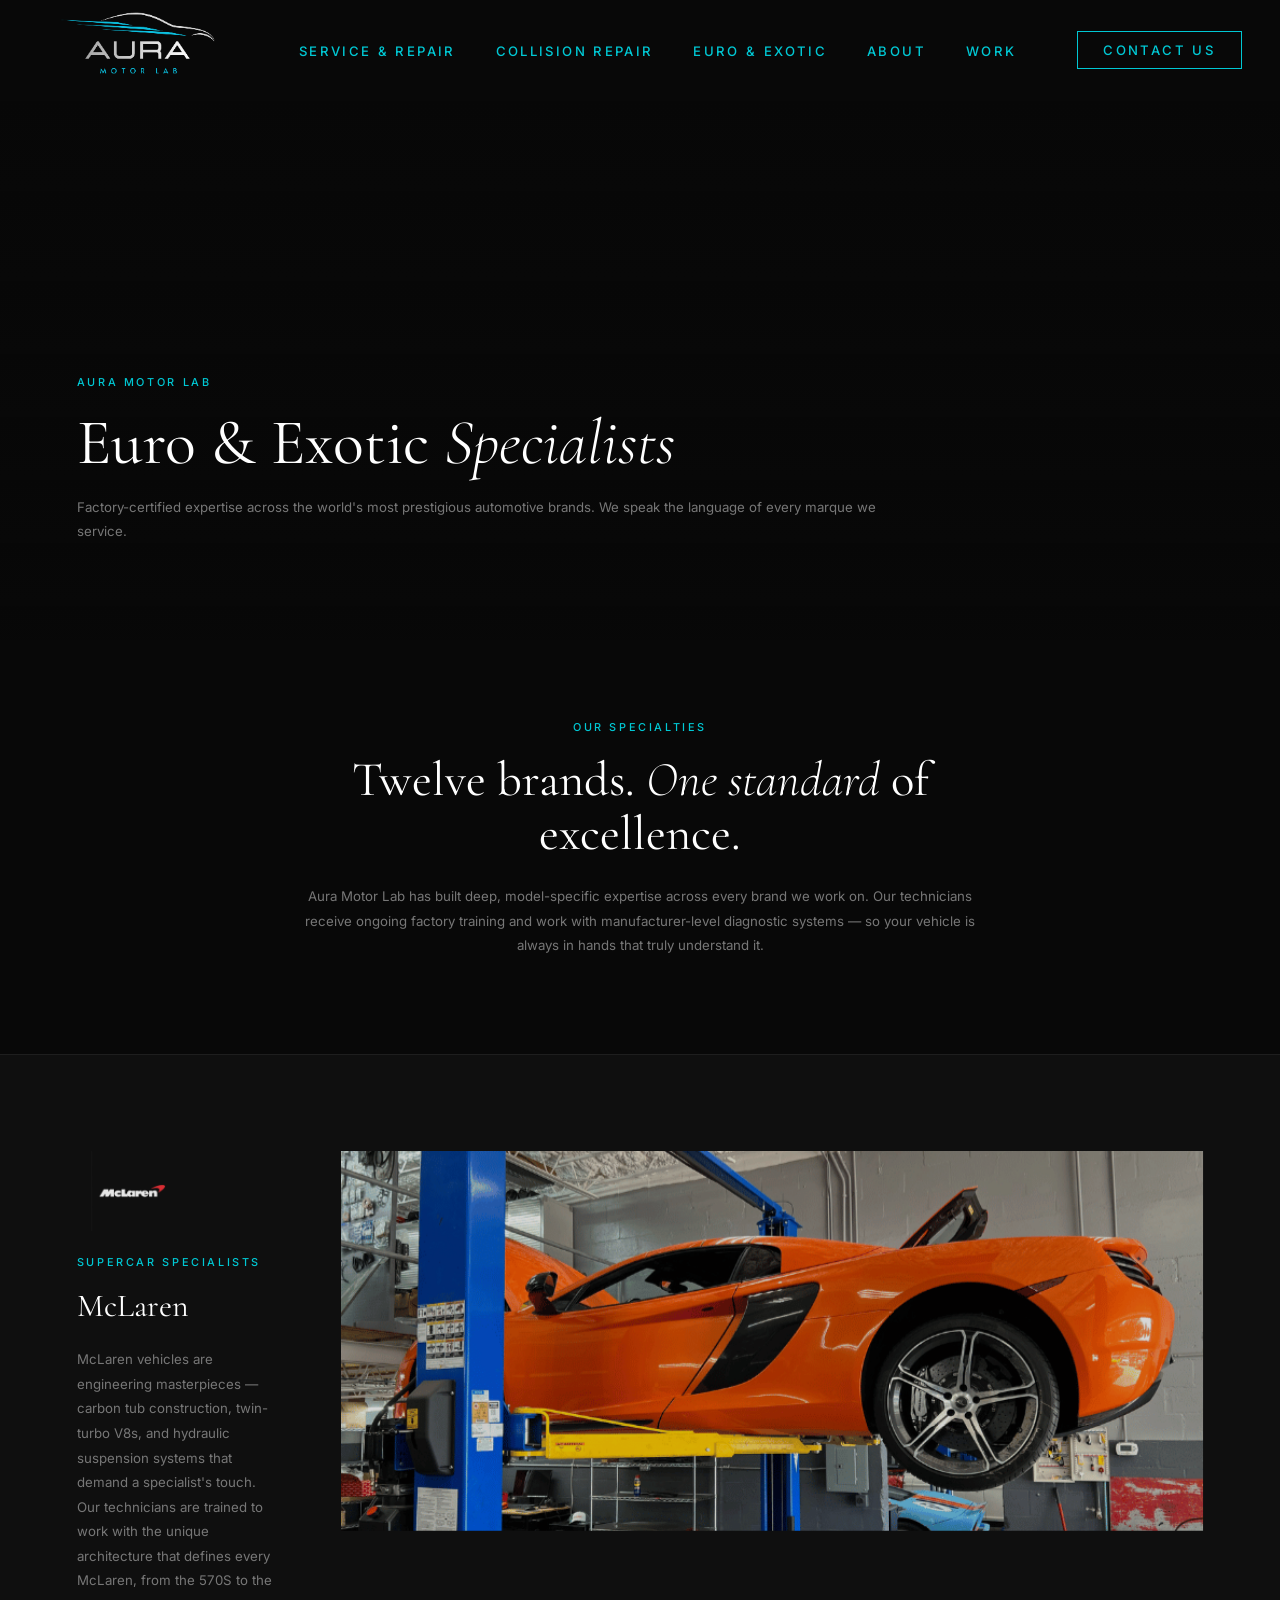
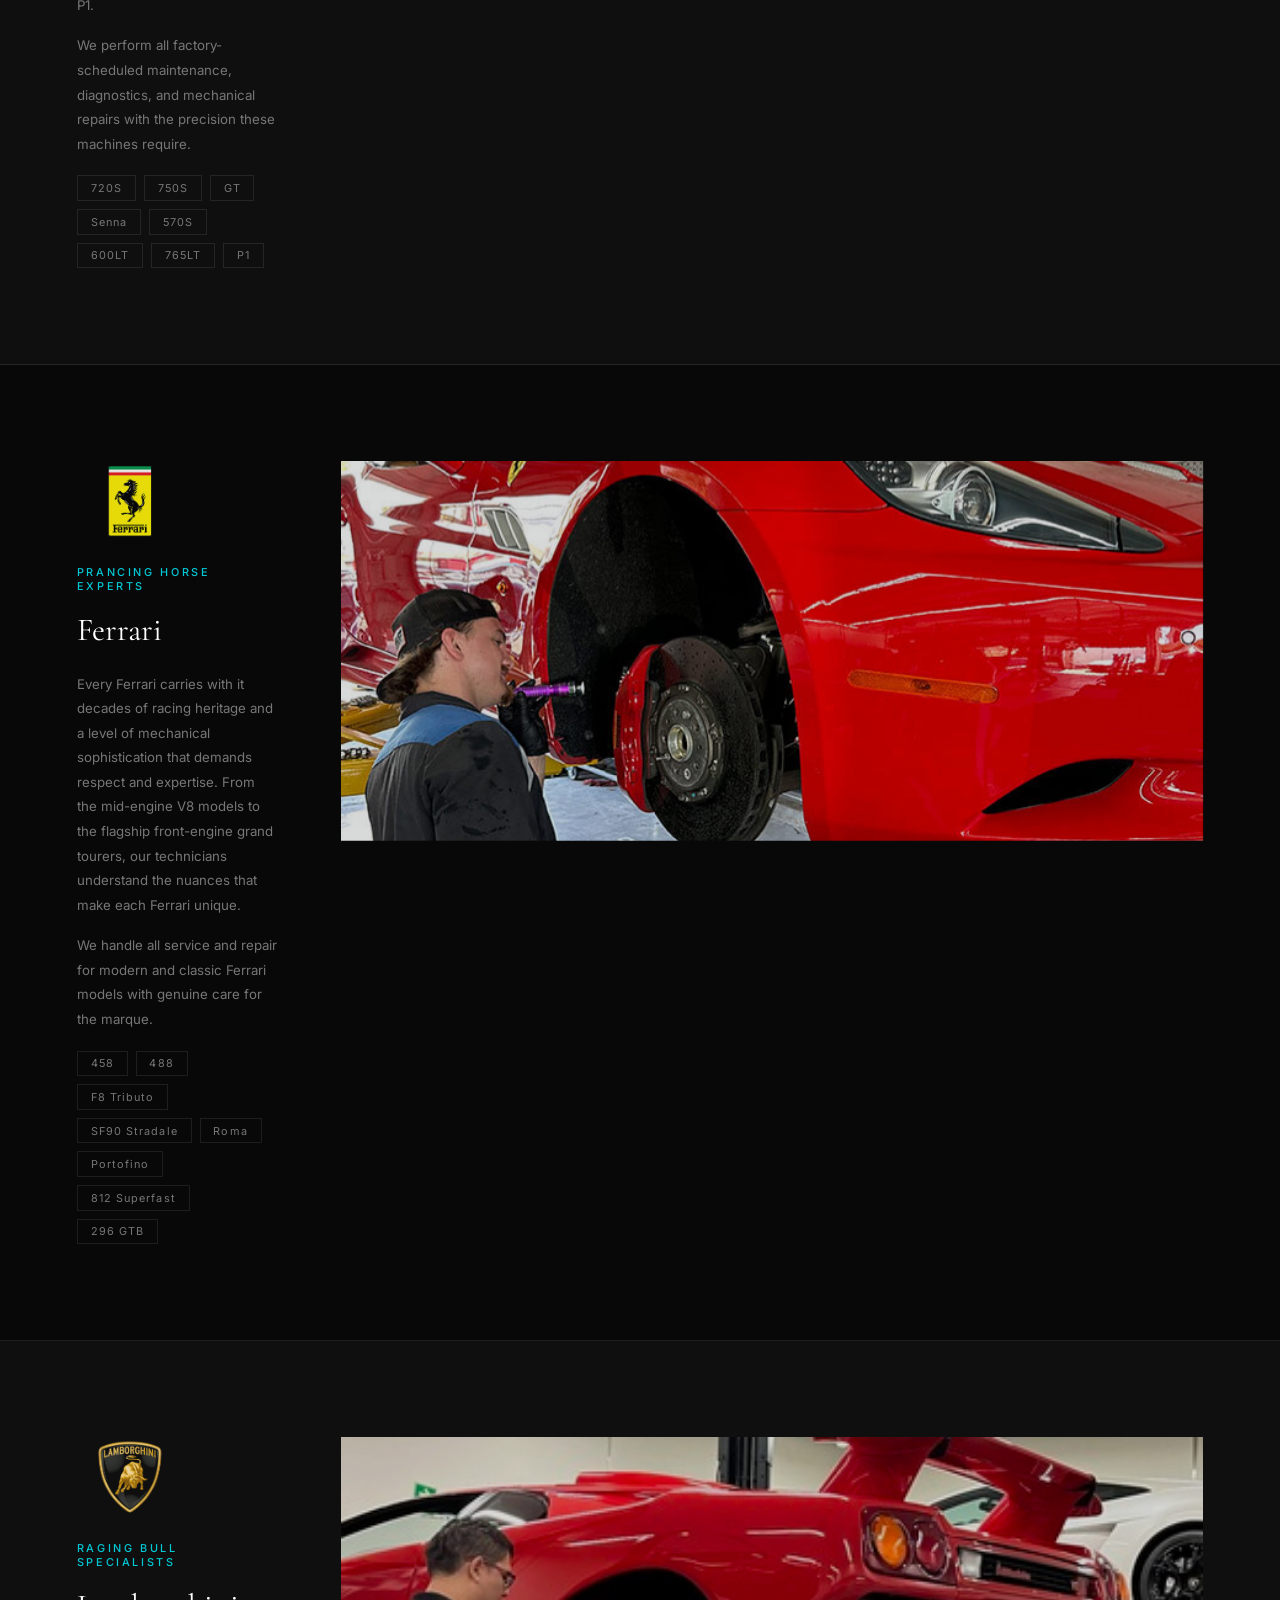
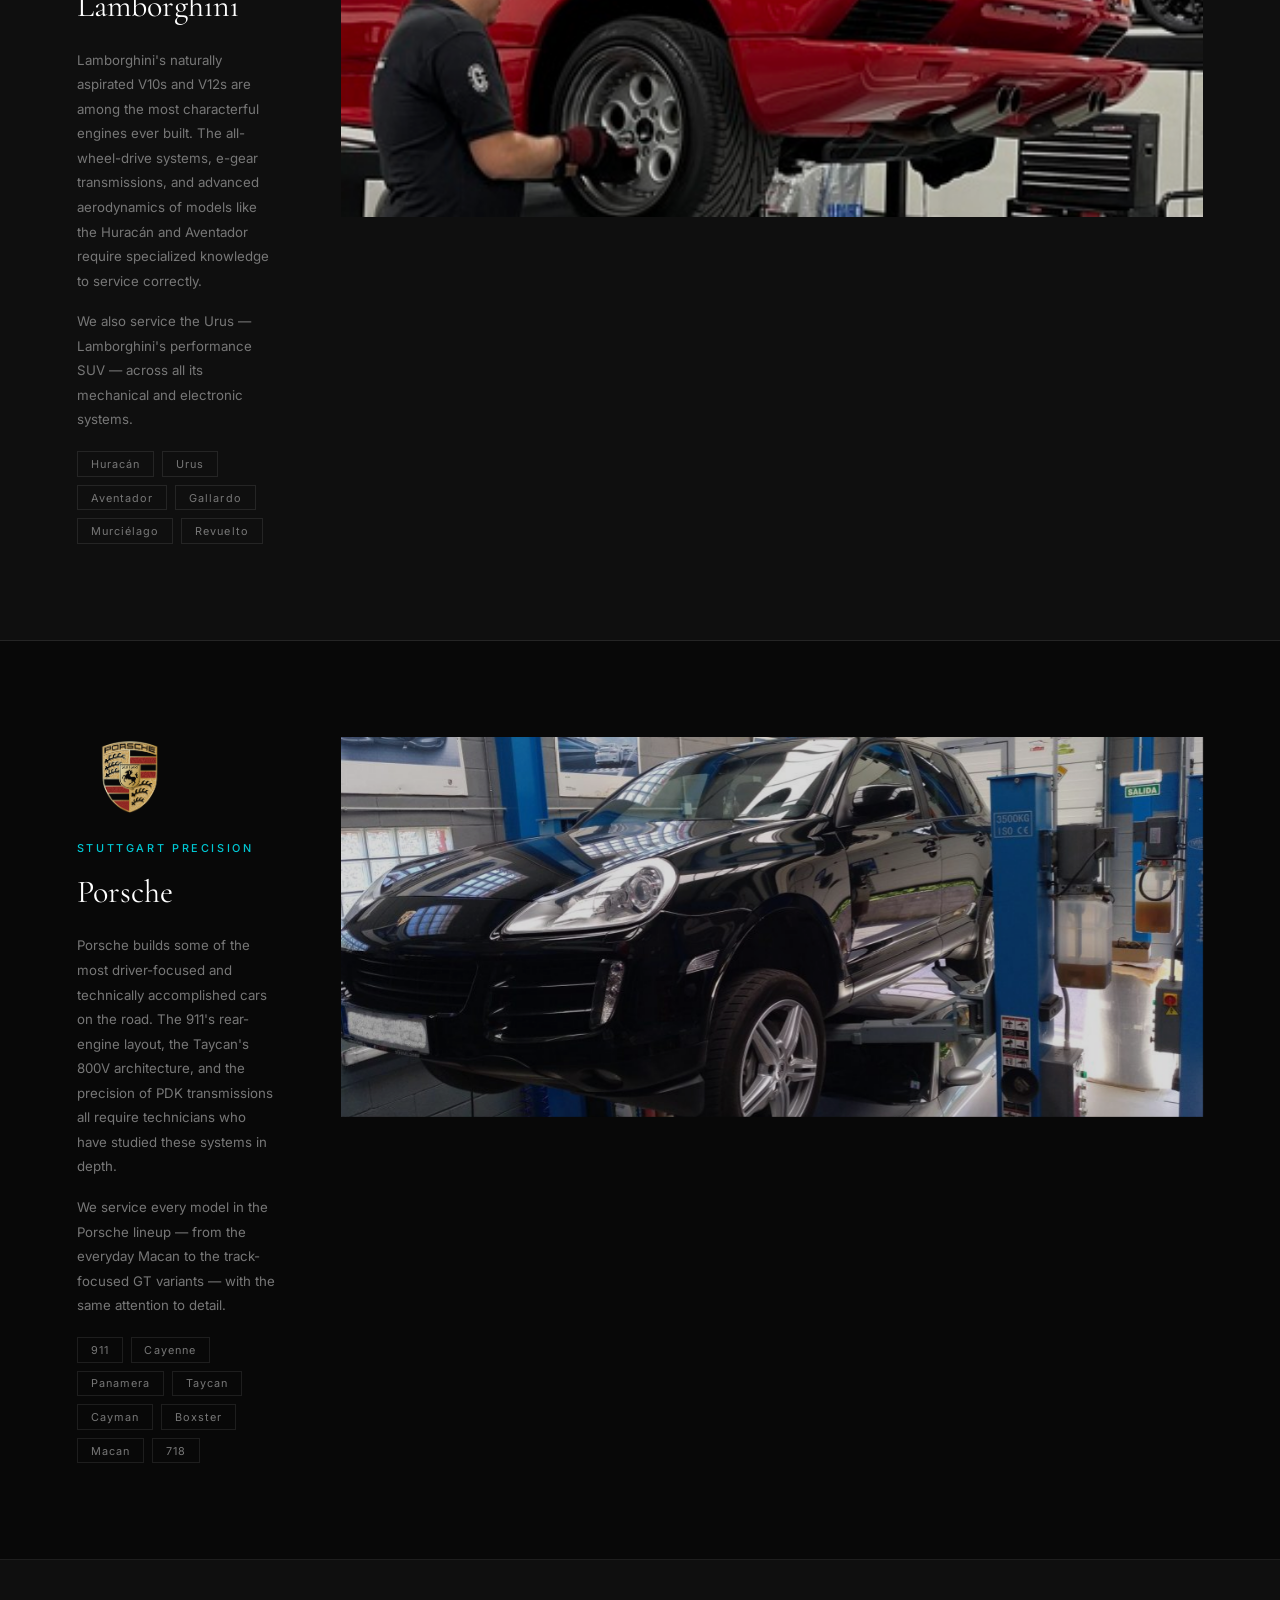
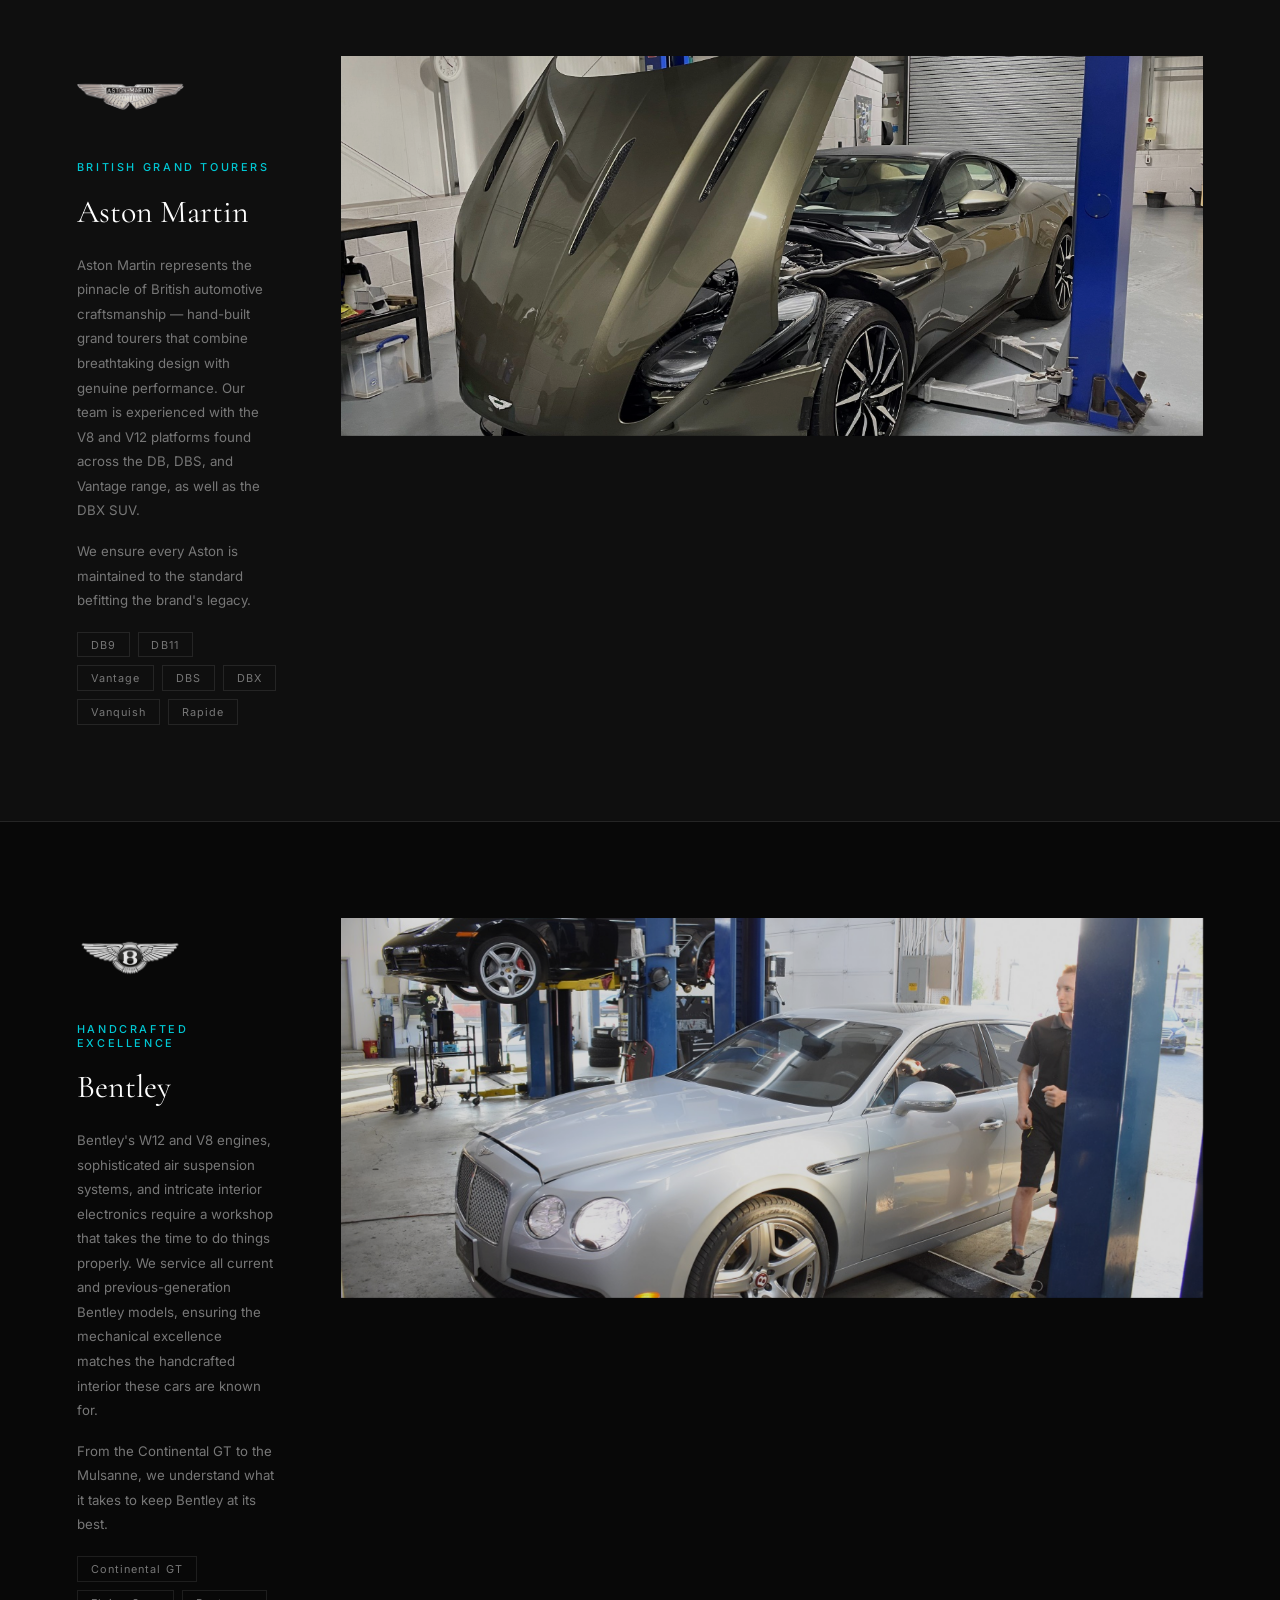
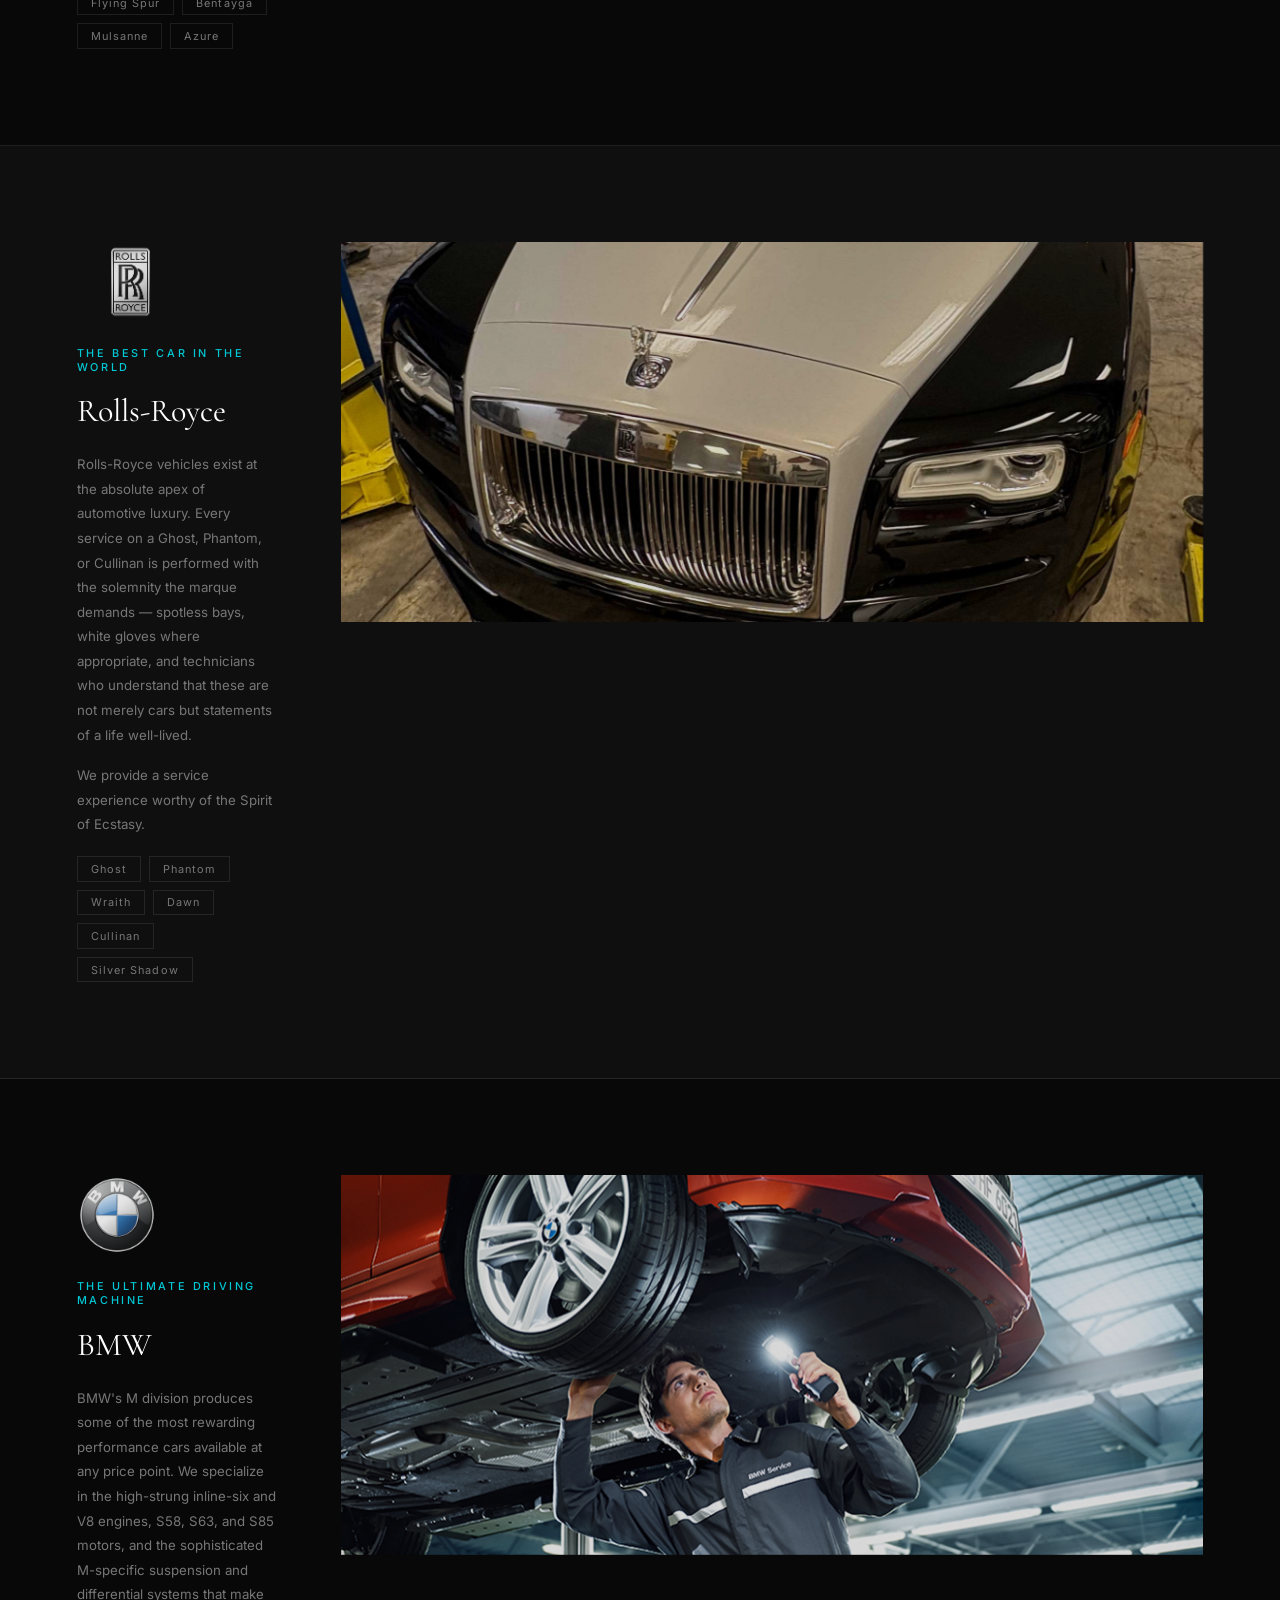
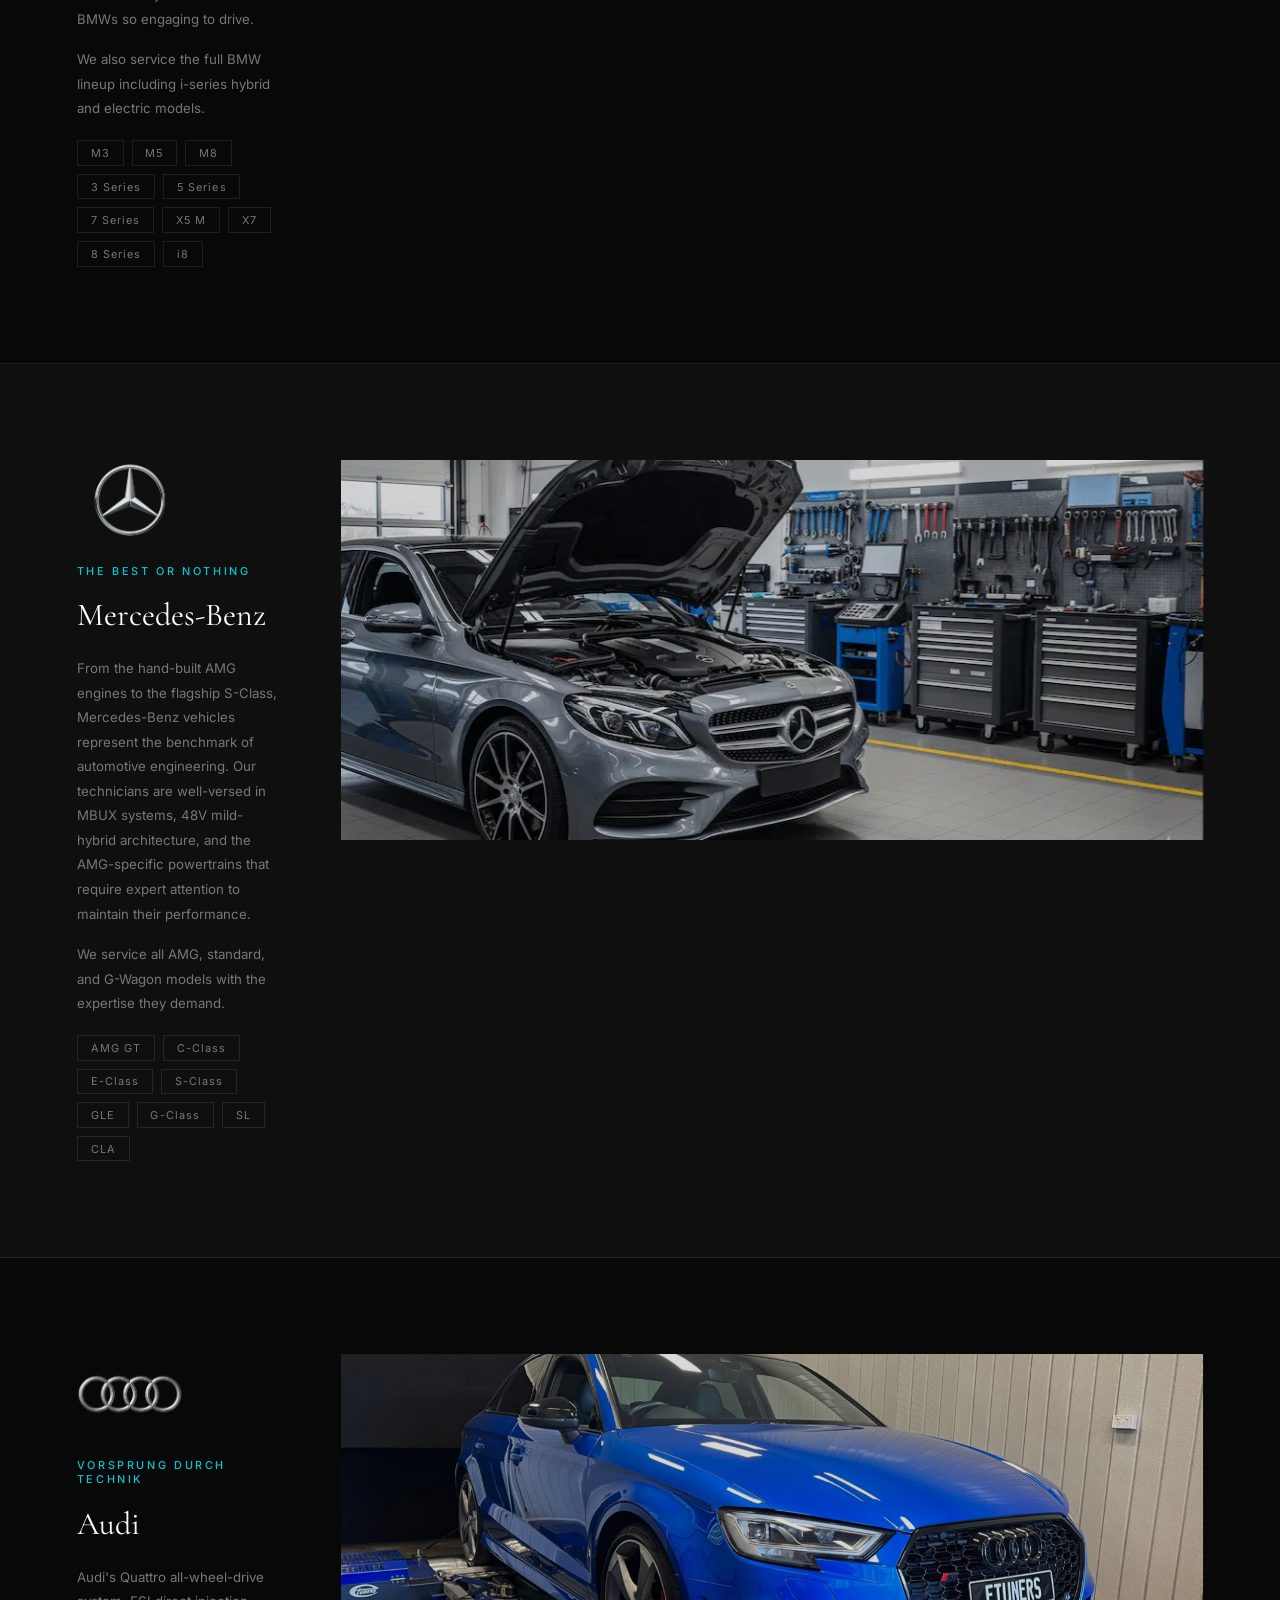
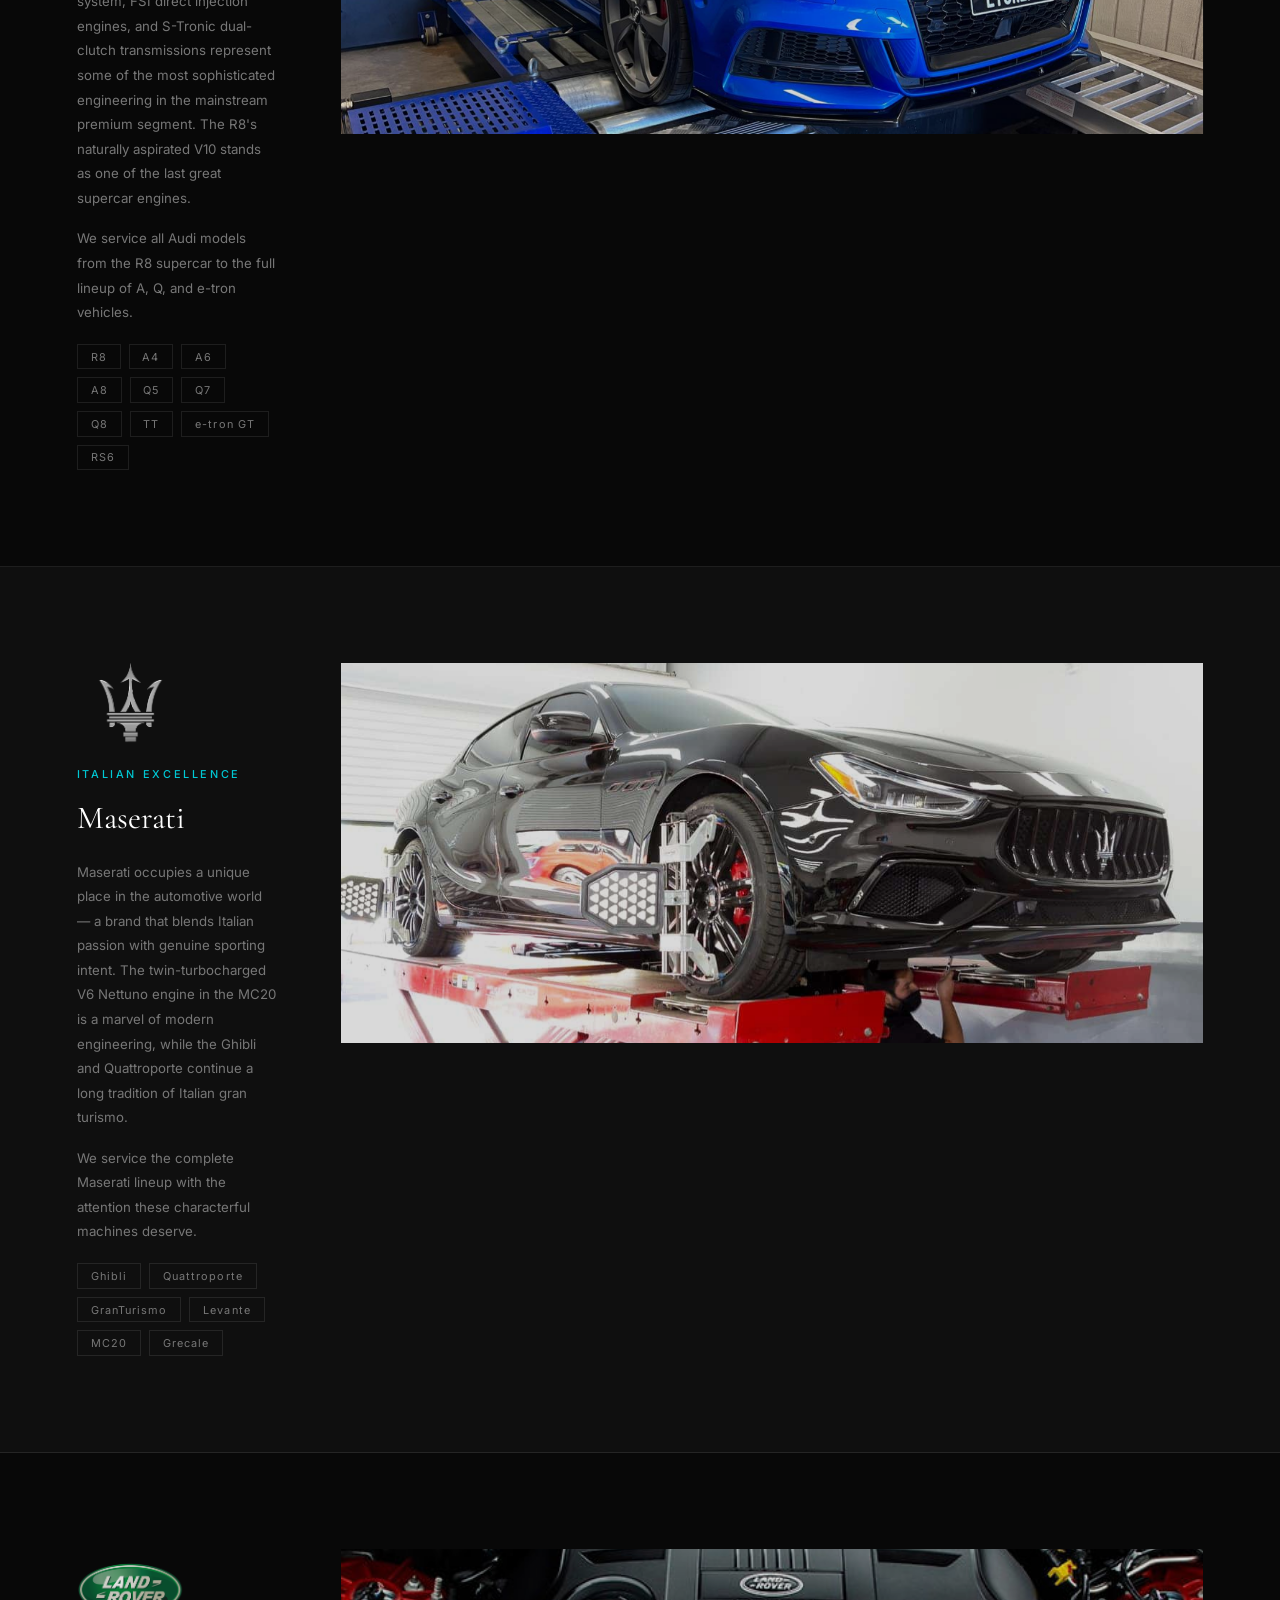
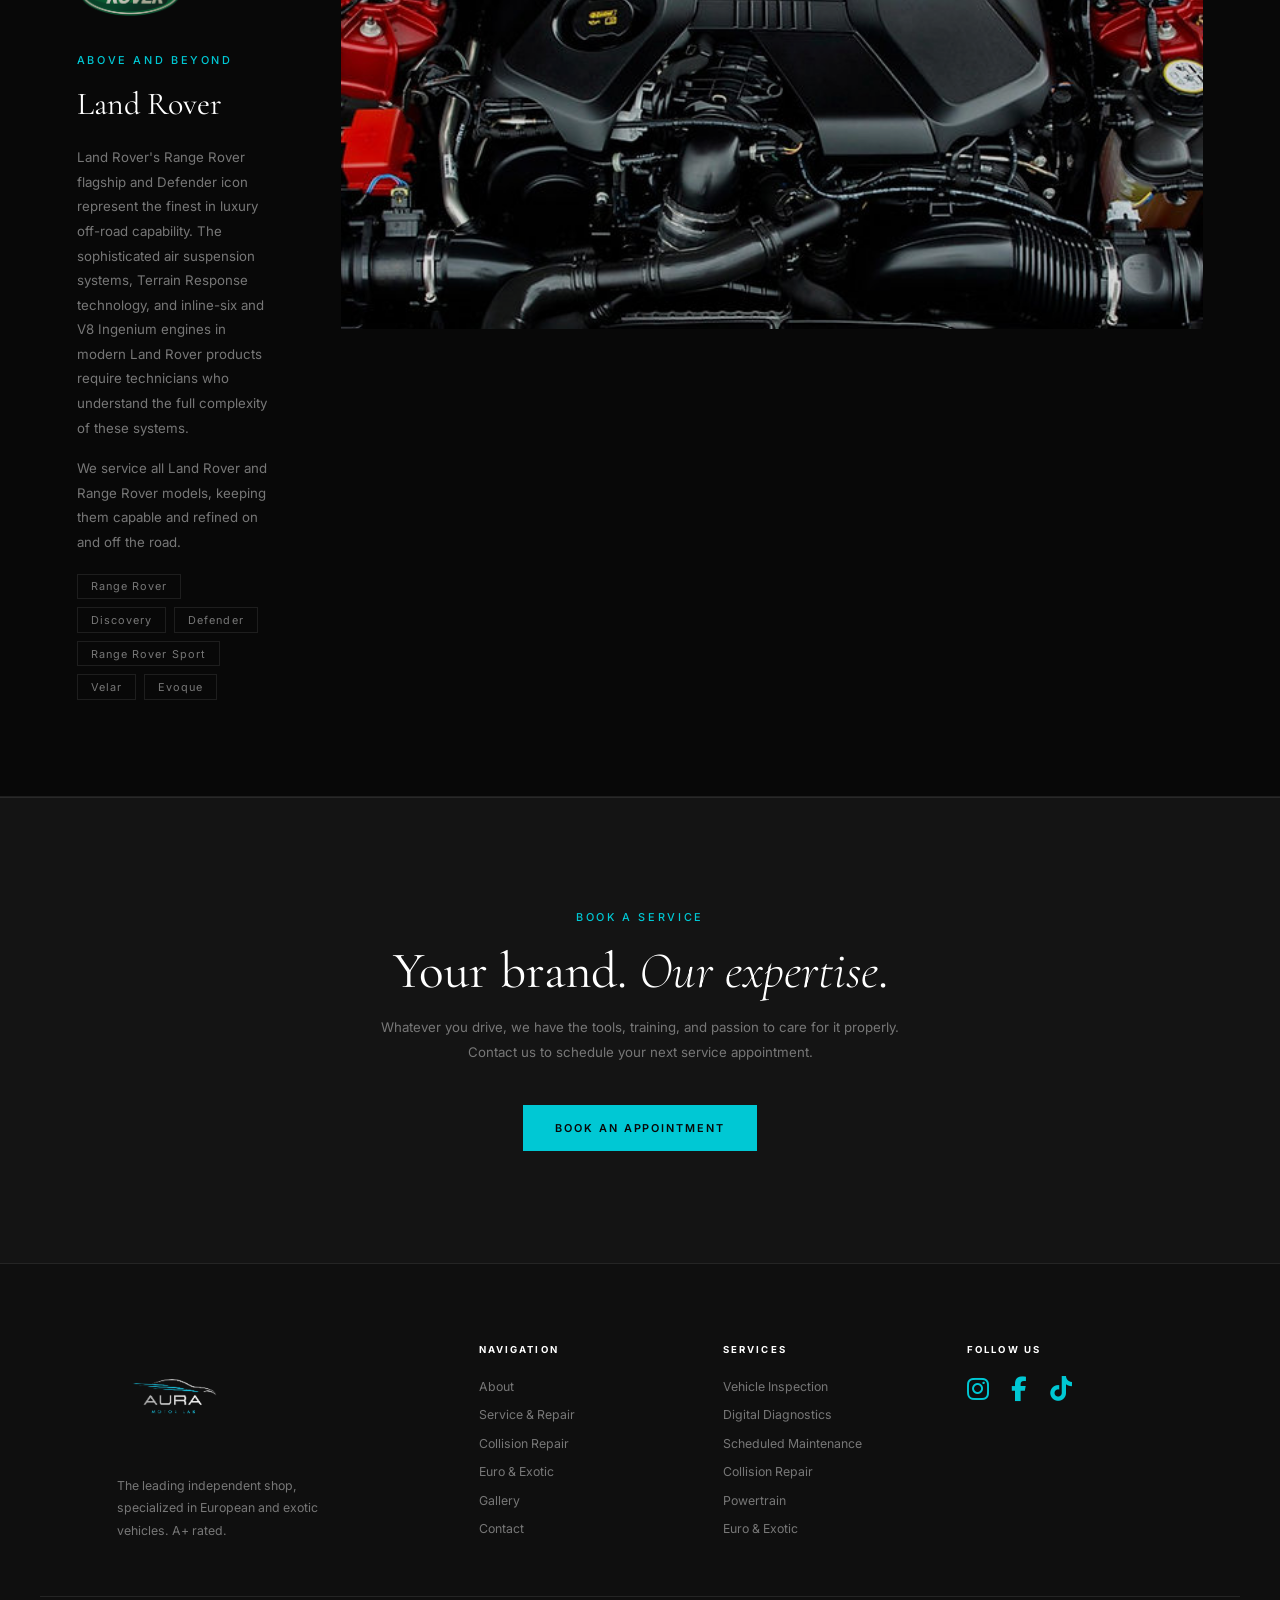
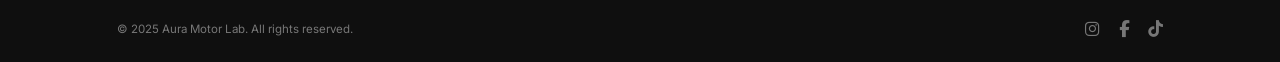
<file: euro-exotic.html>
<!DOCTYPE html>
<html lang="en">
<head>
  <meta charset="UTF-8" />
  <meta name="viewport" content="width=device-width, initial-scale=1.0" />
  <title>Euro & Exotic Specialists — Aura Motor Lab</title>
  <meta name="description" content="Factory-certified expertise across McLaren, Ferrari, Lamborghini, Porsche, Aston Martin, Bentley, Rolls-Royce, BMW, Mercedes-Benz, Audi, Maserati, and Land Rover." />

  <!-- Open Graph -->
  <meta property="og:type"        content="website" />
  <meta property="og:url"         content="https://auramotorlab.com/euro-exotic.html" />
  <meta property="og:title"       content="Euro & Exotic Specialists — Aura Motor Lab" />
  <meta property="og:description" content="Factory-certified expertise across the world's most prestigious automotive brands." />
  <meta property="og:image"       content="https://auramotorlab.com/assets/og-image.jpg" />

  <!-- Favicon -->
  <link rel="icon" type="image/png" sizes="32x32" href="assets/favicon-32.png" />
  <link rel="icon" type="image/png" sizes="16x16" href="assets/favicon-16.png" />
  <link rel="apple-touch-icon" sizes="180x180" href="assets/apple-touch-icon.png" />

  <link rel="stylesheet" href="css/style.css" />
  <link rel="preconnect" href="https://fonts.googleapis.com" />
  <link rel="preconnect" href="https://fonts.gstatic.com" crossorigin />
  <link href="https://fonts.googleapis.com/css2?family=Cormorant+Garamond:ital,wght@0,300;0,400;0,500;1,300;1,400;1,500&family=Inter:wght@300;400;500;600&display=swap" rel="stylesheet" />
  <link rel="stylesheet" href="https://cdnjs.cloudflare.com/ajax/libs/font-awesome/6.5.0/css/all.min.css" />
</head>
<body>

  <!-- ── NAV ──────────────────────────────────────── -->
  <nav class="nav" id="nav">
    <a href="index.html" class="nav__logo">
      <img src="assets/logo.png" alt="Aura Motor Lab" />
    </a>
    <button class="nav__toggle" id="navToggle" aria-label="Menu">
      <span></span><span></span><span></span>
    </button>
    <ul class="nav__menu" id="navMenu">
      <li><a href="service-repair.html">SERVICE &amp; REPAIR</a></li>
      <li><a href="collision-repair.html">COLLISION REPAIR</a></li>
      <li><a href="euro-exotic.html">EURO &amp; EXOTIC</a></li>
      <li><a href="index.html#about">ABOUT</a></li>
      <li><a href="index.html#gallery">WORK</a></li>
    </ul>
    <a href="index.html#contact" class="nav__cta">CONTACT US</a>
  </nav>

  <!-- ── PAGE HERO ─────────────────────────────────── -->
  <section class="page-hero">
    <div class="page-hero__bg" style="background-image:url('https://images.unsplash.com/photo-1659671026896-d111205cf17a?fm=jpg&q=60&w=3000&ixlib=rb-4.1.0&ixid=M3wxMjA3fDB8MHxwaG90by1yZWxhdGVkfDI1fHx8ZW58MHx8fHx8');"></div>
    <div class="page-hero__overlay"></div>
    <div class="page-hero__content">
      <p class="label">Aura Motor Lab</p>
      <h1 class="heading-xl">Euro &amp; Exotic <em>Specialists</em></h1>
      <p class="body-text">Factory-certified expertise across the world's most prestigious automotive brands. We speak the language of every marque we service.</p>
    </div>
  </section>

  <!-- ── BRANDS INTRO ──────────────────────────────── -->
  <section class="svc-section" style="padding: 5rem 6vw; text-align: center;">
    <div style="max-width: 700px; margin: 0 auto;">
      <p class="label">Our Specialties</p>
      <h2 class="heading-xl">Twelve brands. <em>One standard</em> of excellence.</h2>
      <p class="body-text">Aura Motor Lab has built deep, model-specific expertise across every brand we work on. Our technicians receive ongoing factory training and work with manufacturer-level diagnostic systems — so your vehicle is always in hands that truly understand it.</p>
    </div>
  </section>

  <!-- ── MCLAREN ───────────────────────────────────── -->
  <section class="brand-section">
    <div class="brand-section__inner">
      <div>
        <img class="brand-section__logo" src="assets/brands/mclaren1.png" alt="McLaren" />
        <p class="label">Supercar Specialists</p>
        <h2 class="heading-xl" style="font-size: clamp(1.6rem, 2.5vw, 2.4rem);">McLaren</h2>
        <p class="body-text">McLaren vehicles are engineering masterpieces — carbon tub construction, twin-turbo V8s, and hydraulic suspension systems that demand a specialist's touch. Our technicians are trained to work with the unique architecture that defines every McLaren, from the 570S to the P1.</p>
        <p class="body-text">We perform all factory-scheduled maintenance, diagnostics, and mechanical repairs with the precision these machines require.</p>
        <div class="brand-section__models">
          <span class="model-tag">720S</span>
          <span class="model-tag">750S</span>
          <span class="model-tag">GT</span>
          <span class="model-tag">Senna</span>
          <span class="model-tag">570S</span>
          <span class="model-tag">600LT</span>
          <span class="model-tag">765LT</span>
          <span class="model-tag">P1</span>
        </div>
      </div>
      <div>
        <img class="svc-section__img" src="assets/mclaren-hero.png" alt="McLaren" style="height: 380px; width: 100%; object-fit: cover;" />
      </div>
    </div>
  </section>

  <!-- ── FERRARI ───────────────────────────────────── -->
  <section class="brand-section">
    <div class="brand-section__inner">
      <div>
        <img class="brand-section__logo" src="assets/brands/ferrari.png" alt="Ferrari" />
        <p class="label">Prancing Horse Experts</p>
        <h2 class="heading-xl" style="font-size: clamp(1.6rem, 2.5vw, 2.4rem);">Ferrari</h2>
        <p class="body-text">Every Ferrari carries with it decades of racing heritage and a level of mechanical sophistication that demands respect and expertise. From the mid-engine V8 models to the flagship front-engine grand tourers, our technicians understand the nuances that make each Ferrari unique.</p>
        <p class="body-text">We handle all service and repair for modern and classic Ferrari models with genuine care for the marque.</p>
        <div class="brand-section__models">
          <span class="model-tag">458</span>
          <span class="model-tag">488</span>
          <span class="model-tag">F8 Tributo</span>
          <span class="model-tag">SF90 Stradale</span>
          <span class="model-tag">Roma</span>
          <span class="model-tag">Portofino</span>
          <span class="model-tag">812 Superfast</span>
          <span class="model-tag">296 GTB</span>
        </div>
      </div>
      <div>
        <img class="svc-section__img" src="assets/ferrari-hero.jpg" alt="Ferrari" style="height: 380px; width: 100%; object-fit: cover;" />
      </div>
    </div>
  </section>

  <!-- ── LAMBORGHINI ───────────────────────────────── -->
  <section class="brand-section">
    <div class="brand-section__inner">
      <div>
        <img class="brand-section__logo" src="assets/brands/lamborghini.png" alt="Lamborghini" />
        <p class="label">Raging Bull Specialists</p>
        <h2 class="heading-xl" style="font-size: clamp(1.6rem, 2.5vw, 2.4rem);">Lamborghini</h2>
        <p class="body-text">Lamborghini's naturally aspirated V10s and V12s are among the most characterful engines ever built. The all-wheel-drive systems, e-gear transmissions, and advanced aerodynamics of models like the Huracán and Aventador require specialized knowledge to service correctly.</p>
        <p class="body-text">We also service the Urus — Lamborghini's performance SUV — across all its mechanical and electronic systems.</p>
        <div class="brand-section__models">
          <span class="model-tag">Huracán</span>
          <span class="model-tag">Urus</span>
          <span class="model-tag">Aventador</span>
          <span class="model-tag">Gallardo</span>
          <span class="model-tag">Murciélago</span>
          <span class="model-tag">Revuelto</span>
        </div>
      </div>
      <div>
        <img class="svc-section__img" src="assets/lamborghini-hero.jpg" alt="Lamborghini" style="height: 380px; width: 100%; object-fit: cover;" />
      </div>
    </div>
  </section>

  <!-- ── PORSCHE ───────────────────────────────────── -->
  <section class="brand-section">
    <div class="brand-section__inner">
      <div>
        <img class="brand-section__logo" src="assets/brands/porsche.png" alt="Porsche" />
        <p class="label">Stuttgart Precision</p>
        <h2 class="heading-xl" style="font-size: clamp(1.6rem, 2.5vw, 2.4rem);">Porsche</h2>
        <p class="body-text">Porsche builds some of the most driver-focused and technically accomplished cars on the road. The 911's rear-engine layout, the Taycan's 800V architecture, and the precision of PDK transmissions all require technicians who have studied these systems in depth.</p>
        <p class="body-text">We service every model in the Porsche lineup — from the everyday Macan to the track-focused GT variants — with the same attention to detail.</p>
        <div class="brand-section__models">
          <span class="model-tag">911</span>
          <span class="model-tag">Cayenne</span>
          <span class="model-tag">Panamera</span>
          <span class="model-tag">Taycan</span>
          <span class="model-tag">Cayman</span>
          <span class="model-tag">Boxster</span>
          <span class="model-tag">Macan</span>
          <span class="model-tag">718</span>
        </div>
      </div>
      <div>
        <img class="svc-section__img" src="assets/porsche-hero.jpg" alt="Porsche" style="height: 380px; width: 100%; object-fit: cover;" />
      </div>
    </div>
  </section>

  <!-- ── ASTON MARTIN ──────────────────────────────── -->
  <section class="brand-section">
    <div class="brand-section__inner">
      <div>
        <img class="brand-section__logo" src="assets/brands/aston1.png" alt="Aston Martin" />
        <p class="label">British Grand Tourers</p>
        <h2 class="heading-xl" style="font-size: clamp(1.6rem, 2.5vw, 2.4rem);">Aston Martin</h2>
        <p class="body-text">Aston Martin represents the pinnacle of British automotive craftsmanship — hand-built grand tourers that combine breathtaking design with genuine performance. Our team is experienced with the V8 and V12 platforms found across the DB, DBS, and Vantage range, as well as the DBX SUV.</p>
        <p class="body-text">We ensure every Aston is maintained to the standard befitting the brand's legacy.</p>
        <div class="brand-section__models">
          <span class="model-tag">DB9</span>
          <span class="model-tag">DB11</span>
          <span class="model-tag">Vantage</span>
          <span class="model-tag">DBS</span>
          <span class="model-tag">DBX</span>
          <span class="model-tag">Vanquish</span>
          <span class="model-tag">Rapide</span>
        </div>
      </div>
      <div>
        <img class="svc-section__img" src="assets/astonmartin-hero.jpg" alt="Aston Martin" style="height: 380px; width: 100%; object-fit: cover;" />
      </div>
    </div>
  </section>

  <!-- ── BENTLEY ───────────────────────────────────── -->
  <section class="brand-section">
    <div class="brand-section__inner">
      <div>
        <img class="brand-section__logo" src="assets/brands/bentley.png" alt="Bentley" />
        <p class="label">Handcrafted Excellence</p>
        <h2 class="heading-xl" style="font-size: clamp(1.6rem, 2.5vw, 2.4rem);">Bentley</h2>
        <p class="body-text">Bentley's W12 and V8 engines, sophisticated air suspension systems, and intricate interior electronics require a workshop that takes the time to do things properly. We service all current and previous-generation Bentley models, ensuring the mechanical excellence matches the handcrafted interior these cars are known for.</p>
        <p class="body-text">From the Continental GT to the Mulsanne, we understand what it takes to keep Bentley at its best.</p>
        <div class="brand-section__models">
          <span class="model-tag">Continental GT</span>
          <span class="model-tag">Flying Spur</span>
          <span class="model-tag">Bentayga</span>
          <span class="model-tag">Mulsanne</span>
          <span class="model-tag">Azure</span>
        </div>
      </div>
      <div>
        <img class="svc-section__img" src="assets/bentley-hero.jpg" alt="Bentley" style="height: 380px; width: 100%; object-fit: cover;" />
      </div>
    </div>
  </section>

  <!-- ── ROLLS-ROYCE ───────────────────────────────── -->
  <section class="brand-section">
    <div class="brand-section__inner">
      <div>
        <img class="brand-section__logo" src="assets/brands/rollsroyce1.png" alt="Rolls-Royce" />
        <p class="label">The Best Car in the World</p>
        <h2 class="heading-xl" style="font-size: clamp(1.6rem, 2.5vw, 2.4rem);">Rolls-Royce</h2>
        <p class="body-text">Rolls-Royce vehicles exist at the absolute apex of automotive luxury. Every service on a Ghost, Phantom, or Cullinan is performed with the solemnity the marque demands — spotless bays, white gloves where appropriate, and technicians who understand that these are not merely cars but statements of a life well-lived.</p>
        <p class="body-text">We provide a service experience worthy of the Spirit of Ecstasy.</p>
        <div class="brand-section__models">
          <span class="model-tag">Ghost</span>
          <span class="model-tag">Phantom</span>
          <span class="model-tag">Wraith</span>
          <span class="model-tag">Dawn</span>
          <span class="model-tag">Cullinan</span>
          <span class="model-tag">Silver Shadow</span>
        </div>
      </div>
      <div>
        <img class="svc-section__img" src="assets/rollsroyce-hero.jpg" alt="Rolls-Royce" style="height: 380px; width: 100%; object-fit: cover;" />
      </div>
    </div>
  </section>

  <!-- ── BMW ───────────────────────────────────────── -->
  <section class="brand-section">
    <div class="brand-section__inner">
      <div>
        <img class="brand-section__logo" src="assets/brands/bmw1.png" alt="BMW" />
        <p class="label">The Ultimate Driving Machine</p>
        <h2 class="heading-xl" style="font-size: clamp(1.6rem, 2.5vw, 2.4rem);">BMW</h2>
        <p class="body-text">BMW's M division produces some of the most rewarding performance cars available at any price point. We specialize in the high-strung inline-six and V8 engines, S58, S63, and S85 motors, and the sophisticated M-specific suspension and differential systems that make BMWs so engaging to drive.</p>
        <p class="body-text">We also service the full BMW lineup including i-series hybrid and electric models.</p>
        <div class="brand-section__models">
          <span class="model-tag">M3</span>
          <span class="model-tag">M5</span>
          <span class="model-tag">M8</span>
          <span class="model-tag">3 Series</span>
          <span class="model-tag">5 Series</span>
          <span class="model-tag">7 Series</span>
          <span class="model-tag">X5 M</span>
          <span class="model-tag">X7</span>
          <span class="model-tag">8 Series</span>
          <span class="model-tag">i8</span>
        </div>
      </div>
      <div>
        <img class="svc-section__img" src="assets/bmw-hero.jpg" alt="BMW" style="height: 380px; width: 100%; object-fit: cover;" />
      </div>
    </div>
  </section>

  <!-- ── MERCEDES-BENZ ──────────────────────────────── -->
  <section class="brand-section">
    <div class="brand-section__inner">
      <div>
        <img class="brand-section__logo" src="assets/brands/mercedes.png" alt="Mercedes-Benz" />
        <p class="label">The Best or Nothing</p>
        <h2 class="heading-xl" style="font-size: clamp(1.6rem, 2.5vw, 2.4rem);">Mercedes-Benz</h2>
        <p class="body-text">From the hand-built AMG engines to the flagship S-Class, Mercedes-Benz vehicles represent the benchmark of automotive engineering. Our technicians are well-versed in MBUX systems, 48V mild-hybrid architecture, and the AMG-specific powertrains that require expert attention to maintain their performance.</p>
        <p class="body-text">We service all AMG, standard, and G-Wagon models with the expertise they demand.</p>
        <div class="brand-section__models">
          <span class="model-tag">AMG GT</span>
          <span class="model-tag">C-Class</span>
          <span class="model-tag">E-Class</span>
          <span class="model-tag">S-Class</span>
          <span class="model-tag">GLE</span>
          <span class="model-tag">G-Class</span>
          <span class="model-tag">SL</span>
          <span class="model-tag">CLA</span>
        </div>
      </div>
      <div>
        <img class="svc-section__img" src="assets/mercedes-hero.webp" alt="Mercedes-Benz" style="height: 380px; width: 100%; object-fit: cover;" />
      </div>
    </div>
  </section>

  <!-- ── AUDI ──────────────────────────────────────── -->
  <section class="brand-section">
    <div class="brand-section__inner">
      <div>
        <img class="brand-section__logo" src="assets/brands/audi1.png" alt="Audi" />
        <p class="label">Vorsprung durch Technik</p>
        <h2 class="heading-xl" style="font-size: clamp(1.6rem, 2.5vw, 2.4rem);">Audi</h2>
        <p class="body-text">Audi's Quattro all-wheel-drive system, FSI direct injection engines, and S-Tronic dual-clutch transmissions represent some of the most sophisticated engineering in the mainstream premium segment. The R8's naturally aspirated V10 stands as one of the last great supercar engines.</p>
        <p class="body-text">We service all Audi models from the R8 supercar to the full lineup of A, Q, and e-tron vehicles.</p>
        <div class="brand-section__models">
          <span class="model-tag">R8</span>
          <span class="model-tag">A4</span>
          <span class="model-tag">A6</span>
          <span class="model-tag">A8</span>
          <span class="model-tag">Q5</span>
          <span class="model-tag">Q7</span>
          <span class="model-tag">Q8</span>
          <span class="model-tag">TT</span>
          <span class="model-tag">e-tron GT</span>
          <span class="model-tag">RS6</span>
        </div>
      </div>
      <div>
        <img class="svc-section__img" src="assets/audi-hero.jpg" alt="Audi" style="height: 380px; width: 100%; object-fit: cover;" />
      </div>
    </div>
  </section>

  <!-- ── MASERATI ──────────────────────────────────── -->
  <section class="brand-section">
    <div class="brand-section__inner">
      <div>
        <img class="brand-section__logo" src="assets/brands/maserati1.png" alt="Maserati" />
        <p class="label">Italian Excellence</p>
        <h2 class="heading-xl" style="font-size: clamp(1.6rem, 2.5vw, 2.4rem);">Maserati</h2>
        <p class="body-text">Maserati occupies a unique place in the automotive world — a brand that blends Italian passion with genuine sporting intent. The twin-turbocharged V6 Nettuno engine in the MC20 is a marvel of modern engineering, while the Ghibli and Quattroporte continue a long tradition of Italian gran turismo.</p>
        <p class="body-text">We service the complete Maserati lineup with the attention these characterful machines deserve.</p>
        <div class="brand-section__models">
          <span class="model-tag">Ghibli</span>
          <span class="model-tag">Quattroporte</span>
          <span class="model-tag">GranTurismo</span>
          <span class="model-tag">Levante</span>
          <span class="model-tag">MC20</span>
          <span class="model-tag">Grecale</span>
        </div>
      </div>
      <div>
        <img class="svc-section__img" src="assets/maserati-hero.jpg" alt="Maserati" style="height: 380px; width: 100%; object-fit: cover;" />
      </div>
    </div>
  </section>

  <!-- ── LAND ROVER ────────────────────────────────── -->
  <section class="brand-section">
    <div class="brand-section__inner">
      <div>
        <img class="brand-section__logo" src="assets/brands/land1.png" alt="Land Rover" />
        <p class="label">Above and Beyond</p>
        <h2 class="heading-xl" style="font-size: clamp(1.6rem, 2.5vw, 2.4rem);">Land Rover</h2>
        <p class="body-text">Land Rover's Range Rover flagship and Defender icon represent the finest in luxury off-road capability. The sophisticated air suspension systems, Terrain Response technology, and inline-six and V8 Ingenium engines in modern Land Rover products require technicians who understand the full complexity of these systems.</p>
        <p class="body-text">We service all Land Rover and Range Rover models, keeping them capable and refined on and off the road.</p>
        <div class="brand-section__models">
          <span class="model-tag">Range Rover</span>
          <span class="model-tag">Discovery</span>
          <span class="model-tag">Defender</span>
          <span class="model-tag">Range Rover Sport</span>
          <span class="model-tag">Velar</span>
          <span class="model-tag">Evoque</span>
        </div>
      </div>
      <div>
        <img class="svc-section__img" src="assets/landrover-hero.jpg" alt="Land Rover" style="height: 380px; width: 100%; object-fit: cover;" />
      </div>
    </div>
  </section>

  <!-- ── CTA ───────────────────────────────────────── -->
  <section class="page-cta">
    <p class="label">Book a Service</p>
    <h2 class="heading-xl">Your brand. <em>Our expertise</em>.</h2>
    <p class="body-text">Whatever you drive, we have the tools, training, and passion to care for it properly. Contact us to schedule your next service appointment.</p>
    <a href="index.html#contact" class="btn-primary">BOOK AN APPOINTMENT</a>
  </section>

  <!-- ── FOOTER ────────────────────────────────────── -->
  <footer class="footer">
    <div class="footer__inner">
      <div class="footer__brand">
        <img src="assets/logo.png" alt="Aura Motor Lab" class="footer__logo" />
        <p>The leading independent shop, specialized in European and exotic vehicles. A+ rated.</p>
      </div>
      <div class="footer__col">
        <h4>NAVIGATION</h4>
        <a href="index.html#about">About</a>
        <a href="service-repair.html">Service &amp; Repair</a>
        <a href="collision-repair.html">Collision Repair</a>
        <a href="euro-exotic.html">Euro &amp; Exotic</a>
        <a href="index.html#gallery">Gallery</a>
        <a href="index.html#contact">Contact</a>
      </div>
      <div class="footer__col">
        <h4>SERVICES</h4>
        <a href="service-repair.html">Vehicle Inspection</a>
        <a href="service-repair.html">Digital Diagnostics</a>
        <a href="service-repair.html">Scheduled Maintenance</a>
        <a href="collision-repair.html">Collision Repair</a>
        <a href="service-repair.html">Powertrain</a>
        <a href="euro-exotic.html">Euro &amp; Exotic</a>
      </div>
      <div class="footer__col">
        <h4>FOLLOW US</h4>
        <div class="footer__social-col">
          <a href="https://www.instagram.com/aura.motorlab/" target="_blank" rel="noopener" aria-label="Instagram">
            <i class="fa-brands fa-instagram"></i>
          </a>
          <a href="https://www.facebook.com/profile.php?id=61587093707535" target="_blank" rel="noopener" aria-label="Facebook">
            <i class="fa-brands fa-facebook-f"></i>
          </a>
          <a href="https://www.tiktok.com/@auramotorlab" target="_blank" rel="noopener" aria-label="TikTok">
            <i class="fa-brands fa-tiktok"></i>
          </a>
        </div>
      </div>
    </div>
    <div class="footer__bottom">
      <p>© 2025 Aura Motor Lab. All rights reserved.</p>
      <div class="footer__social">
        <a href="https://www.instagram.com/aura.motorlab/" target="_blank" rel="noopener" aria-label="Instagram">
          <i class="fa-brands fa-instagram"></i>
        </a>
        <a href="https://www.facebook.com/profile.php?id=61587093707535" target="_blank" rel="noopener" aria-label="Facebook">
          <i class="fa-brands fa-facebook-f"></i>
        </a>
        <a href="https://www.tiktok.com/@auramotorlab" target="_blank" rel="noopener" aria-label="TikTok">
          <i class="fa-brands fa-tiktok"></i>
        </a>
      </div>
    </div>
  </footer>

  <script src="js/main.js"></script>
</body>
</html>
</file>
<file: css/style.css>
/* ── RESET & ROOT ──────────────────────────────────── */
*, *::before, *::after { box-sizing: border-box; margin: 0; padding: 0; }

:root {
  --black:  #080808;
  --dark:   #0f0f0f;
  --card:   #141414;
  --cyan:   #00c8d4;
  --white:  #ffffff;
  --gray:   #777777;
  --border: rgba(255,255,255,0.09);
  --serif:  'Cormorant Garamond', Georgia, serif;
  --sans:   'Inter', system-ui, sans-serif;
}

html { scroll-behavior: smooth; }

body {
  background: var(--black);
  color: var(--white);
  font-family: var(--sans);
  -webkit-font-smoothing: antialiased;
}

img { display: block; max-width: 100%; }
a   { text-decoration: none; color: inherit; }

/* ── HELPERS ───────────────────────────────────────── */
.label {
  display: block;
  font-size: 0.68rem;
  font-weight: 500;
  letter-spacing: 0.24em;
  color: var(--cyan);
  text-transform: uppercase;
  margin-bottom: 1.2rem;
}

.heading-xl {
  font-family: var(--serif);
  font-size: clamp(2rem, 3.8vw, 3.4rem);
  font-weight: 400;
  line-height: 1.1;
  color: var(--white);
  margin-bottom: 1.5rem;
}
.heading-xl em { font-style: italic; font-weight: 300; }

.body-text {
  font-size: 0.83rem;
  line-height: 1.85;
  color: var(--gray);
  margin-bottom: 1rem;
}

/* ── BUTTONS ───────────────────────────────────────── */
.btn-primary {
  display: inline-block;
  background: var(--cyan);
  color: var(--black);
  font-size: 0.68rem;
  font-weight: 600;
  letter-spacing: 0.18em;
  text-transform: uppercase;
  padding: 1rem 2rem;
  transition: opacity 0.2s;
  cursor: pointer;
  border: none;
}
.btn-primary:hover { opacity: 0.82; }

.btn-ghost {
  display: inline-block;
  background: transparent;
  color: var(--white);
  font-size: 0.68rem;
  font-weight: 500;
  letter-spacing: 0.18em;
  text-transform: uppercase;
  padding: 1rem 2rem;
  border: 1px solid rgba(255,255,255,0.3);
  transition: border-color 0.2s;
}
.btn-ghost:hover { border-color: var(--white); }

.btn-outline {
  display: inline-block;
  background: transparent;
  color: var(--cyan);
  font-size: 0.68rem;
  font-weight: 500;
  letter-spacing: 0.18em;
  text-transform: uppercase;
  padding: 0.75rem 1.5rem;
  border: 1px solid var(--cyan);
  transition: background 0.25s, border-color 0.25s, color 0.25s;
  margin-bottom: 2.5rem;
}
.btn-outline:hover,
.btn-outline:active { background: var(--cyan); border-color: var(--cyan); color: #0a0a0a; }

.btn-submit {
  display: block;
  width: 100%;
  background: var(--cyan);
  color: var(--black);
  font-size: 0.68rem;
  font-weight: 600;
  letter-spacing: 0.18em;
  text-transform: uppercase;
  padding: 1.1rem;
  border: none;
  cursor: pointer;
  transition: opacity 0.2s;
  text-align: center;
}
.btn-submit:hover { opacity: 0.82; }

/* ── NAV ───────────────────────────────────────────── */
.nav {
  position: fixed;
  top: 0; left: 0; right: 0;
  z-index: 200;
  display: flex;
  align-items: center;
  justify-content: space-between;
  padding: 0 3vw;
  height: 100px;
  overflow: visible;
  background: transparent;
  transition: background 0.4s, backdrop-filter 0.4s;
}
.nav.scrolled {
  background: rgba(8,8,8,0.94);
  backdrop-filter: blur(14px);
}

.nav__logo img {
  height: 200px;
  width: auto;
  object-fit: contain;
  mix-blend-mode: screen;
  transition: opacity 0.3s;
}
.nav__logo:hover img {
  opacity: 0.82;
}

.nav__menu {
  display: flex;
  list-style: none;
  gap: 2.5rem;
}
.nav__menu a {
  font-size: 0.82rem;
  font-weight: 500;
  letter-spacing: 0.18em;
  color: var(--cyan);
  text-transform: uppercase;
  transition: opacity 0.2s;
}
.nav__menu a:hover { opacity: 0.65; }

.nav__cta {
  font-size: 0.82rem;
  font-weight: 500;
  letter-spacing: 0.18em;
  color: var(--cyan);
  text-transform: uppercase;
  padding: 0.65rem 1.6rem;
  background: transparent;
  border: 1px solid var(--cyan);
  transition: background 0.25s, border-color 0.25s, color 0.25s;
}
.nav__cta:hover,
.nav__cta:active { background: var(--cyan); border-color: var(--cyan); color: #0a0a0a; }

.nav__toggle {
  display: none;
  flex-direction: column;
  gap: 5px;
  background: none;
  border: none;
  cursor: pointer;
  padding: 4px;
}
.nav__toggle span {
  display: block;
  width: 22px;
  height: 1.5px;
  background: var(--white);
  transition: opacity 0.2s;
}

/* ── HERO ──────────────────────────────────────────── */
.hero {
  position: relative;
  height: 100vh;
  min-height: 620px;
  display: flex;
  align-items: flex-start;
  padding-top: calc(200px + 3rem);
  overflow: hidden;
}

.hero__video-wrap {
  position: absolute;
  inset: 0;
}
.hero__video {
  width: 100%; height: 100%;
  object-fit: cover;
}
.hero__overlay {
  position: absolute;
  inset: 0;
  background: linear-gradient(
    to bottom,
    rgba(0,0,0,0.55) 0%,
    rgba(0,0,0,0.6) 50%,
    rgba(0,0,0,0.88) 100%
  );
}

.hero__content {
  position: relative;
  z-index: 2;
  padding: 0 6vw;
  max-width: 900px;
}

.hero__title {
  font-family: var(--serif);
  font-size: clamp(3.15rem, 7.7vw, 7.7rem);
  font-weight: 400;
  line-height: 0.92;
  color: var(--white);
  margin-bottom: 1.6rem;
  letter-spacing: -0.01em;
}
.hero__title em { font-style: italic; font-weight: 300; }

.hero__sub {
  font-size: 0.68rem;
  font-weight: 400;
  letter-spacing: 0.22em;
  color: rgba(255,255,255,0.65);
  text-transform: uppercase;
  margin-bottom: 2.2rem;
}

.hero__btns { display: flex; gap: 1rem; flex-wrap: wrap; }

.hero__scroll {
  position: absolute;
  bottom: 2.5rem;
  left: 50%;
  transform: translateX(-50%);
  z-index: 2;
  display: flex;
  flex-direction: column;
  align-items: center;
  gap: 0.5rem;
}
.hero__scroll span {
  font-size: 0.58rem;
  letter-spacing: 0.22em;
  color: rgba(255,255,255,0.45);
}
.hero__scroll-line {
  width: 1px;
  height: 44px;
  background: var(--cyan);
  opacity: 0.55;
}

/* ── MARQUEE ───────────────────────────────────────── */
.marquee-wrap {
  background: var(--card);
  border-top: 1px solid var(--border);
  border-bottom: 1px solid var(--border);
  overflow: hidden;
  padding: 1.2rem 0;
  white-space: nowrap;
}

.marquee-track {
  display: inline-block;
  animation: marquee 30s linear infinite;
}

.marquee-track span {
  font-family: var(--serif);
  font-style: italic;
  font-size: 1.1rem;
  font-weight: 300;
  color: rgba(255,255,255,0.65);
  padding: 0 1.5rem;
}

.marquee-track .dot {
  color: var(--cyan);
  font-style: normal;
  padding: 0;
}

@keyframes marquee {
  0%   { transform: translateX(0); }
  100% { transform: translateX(-50%); }
}

/* ── ABOUT ─────────────────────────────────────────── */
.about {
  background: var(--dark);
  padding: 8rem 6vw;
}
.about__inner {
  max-width: 1200px;
  margin: 0 auto;
  display: grid;
  grid-template-columns: 1fr 1fr;
  gap: 6rem;
  align-items: start;
}

.stats-grid {
  display: grid;
  grid-template-columns: repeat(3, 1fr);
  border: 1px solid var(--border);
}
.stat {
  padding: 1.8rem 2rem;
  border-right: 1px solid var(--border);
  display: flex;
  flex-direction: column;
  gap: 0.4rem;
}
.stat:last-child { border-right: none; }

.stat__num {
  font-family: var(--serif);
  font-size: 2.4rem;
  font-weight: 400;
  color: var(--cyan);
  line-height: 1;
}
.stat__num small { font-size: 1.1rem; }
.stat__label {
  font-size: 0.6rem;
  letter-spacing: 0.2em;
  color: var(--gray);
  text-transform: uppercase;
}

.about__photo {
  position: relative;
  overflow: hidden;
}
.about__photo img {
  width: 100%;
  height: 520px;
  object-fit: cover;
  display: block;
  animation: kenburns 18s ease-in-out infinite alternate;
  transform-origin: center center;
  will-change: transform;
}

@keyframes kenburns {
  0%   { transform: scale(1.08) translate(-2%, 1%); }
  25%  { transform: scale(1.12) translate(1%, -2%); }
  50%  { transform: scale(1.06) translate(2%, 2%); }
  75%  { transform: scale(1.1)  translate(-1%, -1%); }
  100% { transform: scale(1.08) translate(0%, 1%); }
}
.about__caption {
  position: absolute;
  bottom: 0; left: 0; right: 0;
  background: rgba(0,0,0,0.72);
  padding: 1.2rem 1.6rem;
  display: flex;
  flex-direction: column;
  gap: 0.3rem;
}
.caption-label {
  font-size: 0.6rem;
  letter-spacing: 0.22em;
  color: var(--cyan);
  text-transform: uppercase;
}
.caption-text {
  font-family: var(--serif);
  font-size: 1.1rem;
  font-style: italic;
  color: var(--white);
}

/* ── SERVICES ──────────────────────────────────────── */
.services {
  background: var(--dark);
  border-top: 1px solid var(--border);
  padding: 8rem 6vw;
}
.services__header {
  max-width: 1200px;
  margin: 0 auto 4rem;
}

.services__grid {
  max-width: 1200px;
  margin: 0 auto;
  display: grid;
  grid-template-columns: repeat(3, 1fr);
  border-top: 1px solid var(--border);
  border-left: 1px solid var(--border);
}

.service-card {
  border-right: 1px solid var(--border);
  border-bottom: 1px solid var(--border);
  overflow: hidden;
}

.service-card__photo {
  height: 210px;
  background-size: 110%;
  background-position: center;
  filter: brightness(0.65);
  transition: filter 0.45s;
  animation: kenburns-svc 20s ease-in-out infinite alternate;
  will-change: transform, background-position;
}
.service-card:hover .service-card__photo { filter: brightness(0.88); }

@keyframes kenburns-svc {
  0%   { transform: scale(1.0)  translate(0%,   0%); }
  25%  { transform: scale(1.06) translate(-2%,  1%); }
  50%  { transform: scale(1.04) translate(1%,  -2%); }
  75%  { transform: scale(1.08) translate(2%,   1%); }
  100% { transform: scale(1.05) translate(-1%, -1%); }
}

.service-card__body { padding: 2rem 2rem 2.5rem; }

.service-num {
  display: block;
  font-family: var(--serif);
  font-size: 0.9rem;
  color: var(--gray);
  margin-bottom: 0.8rem;
}
.service-icon {
  color: var(--cyan);
  font-size: 1rem;
  margin-bottom: 0.8rem;
  display: block;
}
.service-card h3 {
  font-family: var(--serif);
  font-size: 1.35rem;
  font-weight: 400;
  color: var(--white);
  margin-bottom: 0.75rem;
}
.service-card p {
  font-size: 0.8rem;
  line-height: 1.75;
  color: var(--gray);
}

/* ── BRANDS ────────────────────────────────────────── */
.brands {
  background: var(--black);
  border-top: 1px solid var(--border);
  padding: 8rem 6vw;
}
.brands__header {
  max-width: 1200px;
  margin: 0 auto 3.5rem;
}
.brands__sub {
  font-size: 0.83rem;
  color: var(--gray);
  margin-top: 0.5rem;
}

.brands__grid {
  max-width: 1200px;
  margin: 0 auto;
  display: grid;
  grid-template-columns: repeat(6, 1fr);
}
.brand-item {
  display: flex;
  flex-direction: column;
  align-items: center;
  justify-content: center;
  gap: 1rem;
  padding: 3rem 1.5rem;
  border: none;
  transition: background 0.3s;
  position: relative;
  overflow: hidden;
}
.brand-item::after {
  content: '';
  position: absolute;
  top: -50%;
  left: -80%;
  width: 50%;
  height: 200%;
  background: linear-gradient(
    120deg,
    transparent 0%,
    rgba(255,255,255,0.12) 50%,
    transparent 100%
  );
  transform: skewX(-15deg);
  transition: left 0s;
  pointer-events: none;
}
.brand-item:hover::after {
  left: 160%;
  transition: left 0.65s ease;
}
.brand-item:hover { background: rgba(255,255,255,0.03); }

.brand-item img {
  height: 125px;
  width: auto;
  max-width: 220px;
  object-fit: contain;
  opacity: 0.75;
  transition: opacity 0.3s, transform 0.3s;
}
.brand-item:hover img {
  opacity: 1;
  transform: scale(1.08);
}

.brand-item em {
  font-family: var(--serif);
  font-style: italic;
  font-size: 0.75rem;
  color: var(--gray);
  text-align: center;
}

/* ── GALLERY ───────────────────────────────────────── */
.gallery {
  background: var(--dark);
  border-top: 1px solid var(--border);
  padding: 8rem 6vw;
}
.gallery__header {
  max-width: 1200px;
  margin: 0 auto 3rem;
}

.gallery__grid {
  max-width: 1200px;
  margin: 0 auto;
  display: grid;
  grid-template-columns: repeat(3, 1fr);
  grid-template-rows: 300px 280px 300px 280px;
  gap: 6px;
  grid-template-areas:
    "i1 i1 i2"
    "i3 i4 i4"
    "i5 i5 i6"
    "i7 i8 i8";
}
.gallery__item { overflow: hidden; }
.gallery__item:nth-child(1) { grid-area: i1; }
.gallery__item:nth-child(2) { grid-area: i2; }
.gallery__item:nth-child(2) img { object-position: center center; }
.gallery__item:nth-child(3) { grid-area: i3; }
.gallery__item:nth-child(3) video { transform: scale(1.4); }
.gallery__item:nth-child(4) { grid-area: i4; }
.gallery__item:nth-child(5) { grid-area: i5; }
.gallery__item:nth-child(6) { grid-area: i6; }
.gallery__item:nth-child(7) { grid-area: i7; }
.gallery__item:nth-child(8) { grid-area: i8; }
.gallery__item img,
.gallery__item video {
  width: 100%; height: 100%;
  object-fit: cover;
  transition: transform 0.6s ease;
  display: block;
}
.gallery__item:hover img,
.gallery__item:hover video { transform: scale(1.06); }

/* ── CONTACT ───────────────────────────────────────── */
.contact {
  background: var(--black);
  border-top: 1px solid var(--border);
  padding: 8rem 6vw;
}
.contact__inner {
  max-width: 1200px;
  margin: 0 auto;
  display: grid;
  grid-template-columns: 1fr 1.5fr;
  gap: 6rem;
  align-items: start;
}
.contact__inner--centered {
  display: flex;
  flex-direction: column;
  align-items: center;
  gap: 3rem;
}
.contact__header {
  text-align: center;
  max-width: 640px;
}
.contact__inner--centered .contact__right {
  width: 100%;
  max-width: 780px;
}

.contact__sep {
  width: 100%;
  height: 1px;
  background: var(--border);
  margin: 2rem 0;
}

.contact__detail {
  display: flex;
  align-items: flex-start;
  gap: 1.1rem;
  margin-bottom: 1.6rem;
}
.contact__detail i {
  color: var(--cyan);
  font-size: 0.88rem;
  margin-top: 0.18rem;
  width: 16px;
  flex-shrink: 0;
}
.detail-label {
  display: block;
  font-size: 0.58rem;
  letter-spacing: 0.2em;
  color: var(--gray);
  text-transform: uppercase;
  margin-bottom: 0.25rem;
}
.contact__detail a,
.contact__detail span {
  font-size: 0.83rem;
  color: var(--white);
  line-height: 1.65;
}
.contact__detail a:hover { color: var(--cyan); }

/* FORM */
.contact__form {
  background: var(--card);
  padding: 2.5rem;
}
.form-row {
  display: grid;
  grid-template-columns: 1fr 1fr;
  gap: 1rem;
}
.form-group {
  display: flex;
  flex-direction: column;
  gap: 0.45rem;
  margin-bottom: 1rem;
}
.form-group label {
  font-size: 0.6rem;
  letter-spacing: 0.2em;
  color: var(--cyan);
  text-transform: uppercase;
}
.form-group input,
.form-group textarea {
  background: transparent;
  border: 1px solid var(--border);
  color: var(--white);
  font-family: var(--sans);
  font-size: 0.83rem;
  padding: 0.75rem 1rem;
  outline: none;
  transition: border-color 0.2s;
}
.form-group input:focus,
.form-group textarea:focus { border-color: var(--cyan); }

.form-group input::placeholder,
.form-group textarea::placeholder { color: rgba(255,255,255,0.2); }

.form-group textarea { resize: vertical; }

.select-wrap { position: relative; }
.select-wrap select {
  width: 100%;
  background: var(--card);
  border: 1px solid var(--border);
  color: var(--white);
  font-family: var(--sans);
  font-size: 0.83rem;
  padding: 0.75rem 2.5rem 0.75rem 1rem;
  outline: none;
  appearance: none;
  cursor: pointer;
  transition: border-color 0.2s;
}
.select-wrap select:focus { border-color: var(--cyan); }
.select-wrap select option { background: var(--card); }
.select-wrap i {
  position: absolute;
  right: 1rem;
  top: 50%;
  transform: translateY(-50%);
  color: var(--gray);
  font-size: 0.7rem;
  pointer-events: none;
}

/* ── FOOTER ────────────────────────────────────────── */
.footer {
  background: var(--dark);
  border-top: 1px solid var(--border);
}
.footer__inner {
  max-width: 1200px;
  margin: 0 auto;
  padding: 5rem 6vw 3rem;
  display: grid;
  grid-template-columns: 1.6fr 1fr 1fr 1fr;
  gap: 3rem;
}

.footer__logo {
  height: 112px;
  width: auto;
  object-fit: contain;
  mix-blend-mode: screen;
  margin-bottom: 1.2rem;
}
.footer__brand p {
  font-size: 0.77rem;
  line-height: 1.85;
  color: var(--gray);
  max-width: 240px;
}

.footer__col h4 {
  font-size: 0.6rem;
  letter-spacing: 0.22em;
  color: var(--white);
  text-transform: uppercase;
  margin-bottom: 1.4rem;
}
.footer__col a,
.footer__col span {
  display: block;
  font-size: 0.77rem;
  color: var(--gray);
  line-height: 1.6;
  margin-bottom: 0.55rem;
  transition: color 0.2s;
}
.footer__col a:hover { color: var(--white); }

.footer__bottom {
  max-width: 1200px;
  margin: 0 auto;
  padding: 1.5rem 6vw;
  border-top: 1px solid var(--border);
  display: flex;
  justify-content: space-between;
  align-items: center;
}
.footer__bottom p {
  font-size: 0.72rem;
  color: var(--gray);
}
.footer__social {
  display: flex;
  gap: 1.2rem;
  align-items: center;
}
.footer__social a {
  color: var(--gray);
  font-size: 1.05rem;
  transition: color 0.25s, transform 0.25s;
  display: flex;
  align-items: center;
}
.footer__social a:hover {
  color: var(--cyan);
  transform: translateY(-2px);
}
.footer__social-col {
  display: flex;
  flex-direction: row;
  gap: 1.4rem;
  align-items: center;
  margin-top: 0.3rem;
}
.footer__social-col a {
  color: var(--cyan);
  font-size: 1.55rem;
  transition: color 0.25s, transform 0.25s;
  display: flex;
  align-items: center;
}
.footer__social-col a:hover {
  color: var(--white);
  transform: translateY(-3px);
}

/* ── SCROLL REVEAL ─────────────────────────────────── */
.reveal {
  opacity: 0;
  transform: translateY(28px);
  transition: opacity 0.75s ease, transform 0.75s ease;
}
.reveal.visible {
  opacity: 1;
  transform: none;
}

/* ── RESPONSIVE ────────────────────────────────────── */
/* ── TABLET ─────────────────────────────────────────── */
@media (max-width: 1024px) {
  .about__inner        { grid-template-columns: 1fr; gap: 3rem; }
  .about__photo img    { height: 380px; }
  .services__grid      { grid-template-columns: repeat(2, 1fr); }
  .brands__grid        { grid-template-columns: repeat(4, 1fr); }
  .contact__inner      { grid-template-columns: 1fr; gap: 3rem; }
  .footer__inner       { grid-template-columns: 1fr 1fr; gap: 2.5rem; }
}

/* ── MOBILE ─────────────────────────────────────────── */
@media (max-width: 768px) {
  /* NAV */
  .nav { padding: 0 1.2rem; height: 72px; }
  .nav__logo img { height: 120px; }
  .hero { padding-top: calc(120px + 2rem); }
  .nav__menu {
    display: none;
    flex-direction: column;
    position: fixed;
    top: 72px; left: 0; right: 0;
    background: rgba(8,8,8,0.98);
    padding: 2rem 1.5rem 3rem;
    gap: 1.6rem;
    border-bottom: 1px solid var(--border);
    z-index: 199;
  }
  .nav__menu.open { display: flex; }
  .nav__toggle    { display: flex; }
  .nav__cta       { display: none; }

  /* HERO */
  .hero__title { font-size: clamp(2.4rem, 10vw, 4.5rem); line-height: 1; }
  .hero__btns  { flex-direction: column; gap: 0.75rem; }
  .hero__btns a { text-align: center; }

  /* SECTIONS padding */
  .about, .services, .brands, .gallery, .contact { padding: 5rem 5vw; }

  /* ABOUT */
  .about__inner        { grid-template-columns: 1fr; gap: 2.5rem; }
  .about__photo img    { height: 280px; }
  .stats-grid          { grid-template-columns: repeat(3, 1fr); }
  .stat                { padding: 1.2rem 1rem; }
  .stat__num           { font-size: 1.8rem; }

  /* SERVICES */
  .services__grid      { grid-template-columns: 1fr; }
  .service-card__photo { height: 180px; }
  .service-card__body  { padding: 1.5rem; }

  /* BRANDS */
  .brands__grid        { grid-template-columns: repeat(3, 1fr); }
  .brand-item          { padding: 2rem 1rem; }
  .brand-item img      { height: 94px; }

  /* GALLERY */
  .gallery__grid {
    grid-template-columns: repeat(2, 1fr);
    grid-template-rows: 260px 220px 260px 220px;
    grid-template-areas:
      "i1 i1"
      "i2 i3"
      "i4 i4"
      "i5 i6"
      "i7 i7"
      "i8 i8";
  }

  /* CONTACT FORM */
  .contact__form       { padding: 1.5rem; }
  .form-row            { grid-template-columns: 1fr; }

  /* FOOTER */
  .footer__inner       { grid-template-columns: 1fr 1fr; gap: 2rem; padding: 3rem 5vw 2rem; }
  .footer__brand       { grid-column: 1 / -1; }
  .footer__brand p     { max-width: 100%; }
  .footer__bottom      { flex-direction: column; gap: 1rem; text-align: center; padding: 1.5rem 5vw; }
  .footer__social      { justify-content: center; }
}

/* ── SMALL MOBILE ───────────────────────────────────── */
@media (max-width: 480px) {
  /* NAV */
  .nav__logo img { height: 90px; }
  .hero { padding-top: calc(90px + 1.5rem); }

  /* HERO */
  .hero__title { font-size: clamp(2rem, 11vw, 3rem); }
  .hero__sub   { font-size: 0.6rem; letter-spacing: 0.15em; }

  /* SECTIONS padding */
  .about, .services, .brands, .gallery, .contact { padding: 4rem 4vw; }

  /* ABOUT stats */
  .stats-grid   { grid-template-columns: repeat(3, 1fr); }
  .stat         { padding: 1rem 0.6rem; }
  .stat__num    { font-size: 1.5rem; }
  .stat__label  { font-size: 0.52rem; letter-spacing: 0.12em; }

  /* BRANDS */
  .brands__grid { grid-template-columns: repeat(2, 1fr); }
  .brand-item   { padding: 1.5rem 0.75rem; }
  .brand-item img { height: 78px; }

  /* GALLERY */
  .gallery__grid {
    grid-template-columns: 1fr;
    grid-template-rows: repeat(9, 240px);
    grid-template-areas: "i1" "i2" "i3" "i4" "i5" "i6" "i7" "i8" "i9";
  }

  /* CONTACT FORM */
  .contact__form { padding: 1.2rem; }

  /* FOOTER */
  .footer__inner { grid-template-columns: 1fr; gap: 1.8rem; }
  .footer__social-col { gap: 1.2rem; }
  .footer__social-col a { font-size: 1.3rem; }
}

/* ── INNER PAGES ──────────────────────────────────────── */
.page-hero {
  position: relative;
  height: 60vh;
  min-height: 400px;
  display: flex;
  align-items: flex-end;
  padding: 0 6vw 5rem;
  overflow: hidden;
  margin-top: 100px;
}
.page-hero__bg {
  position: absolute;
  inset: -8%;
  background-size: cover;
  background-position: center;
  filter: brightness(0.35);
  animation: kenburns-hero 22s ease-in-out infinite alternate;
  transform-origin: center center;
  will-change: transform;
}

@keyframes kenburns-hero {
  0%   { transform: scale(1.0)  translate(0%,    0%);   }
  25%  { transform: scale(1.08) translate(-2%,   1%);   }
  50%  { transform: scale(1.05) translate(1.5%, -1.5%); }
  75%  { transform: scale(1.1)  translate(2%,    1%);   }
  100% { transform: scale(1.06) translate(-1%,  -1%);   }
}
.page-hero__overlay {
  position: absolute;
  inset: 0;
  background: linear-gradient(to top, rgba(8,8,8,0.95) 0%, rgba(8,8,8,0.3) 60%, transparent 100%);
}
.page-hero__content {
  position: relative;
  z-index: 2;
  max-width: 800px;
}
.page-hero__content .heading-xl { font-size: clamp(2.5rem, 5vw, 5rem); margin-bottom: 1rem; }

/* SERVICE DETAIL SECTIONS */
.svc-section {
  background: var(--dark);
  border-bottom: 1px solid var(--border);
  padding: 7rem 6vw;
}
.svc-section:nth-child(odd) { background: var(--black); }
.svc-section__inner {
  max-width: 1200px;
  margin: 0 auto;
  display: grid;
  grid-template-columns: 1fr 1fr;
  gap: 5rem;
  align-items: center;
}
.svc-section:nth-child(even) .svc-section__inner { direction: rtl; }
.svc-section:nth-child(even) .svc-section__content { direction: ltr; }
.svc-section__img {
  width: 100%;
  height: 420px;
  object-fit: cover;
  display: block;
  filter: brightness(0.85);
  transition: filter 0.4s;
  animation: kenburns-svc 18s ease-in-out infinite alternate;
  transform-origin: center center;
  will-change: transform;
}
.svc-section__img:hover { filter: brightness(1); }
.svc-section__inner > div:first-child,
.svc-section__inner > div:last-child { overflow: hidden; }
.svc-section__content .heading-xl { font-size: clamp(1.8rem, 3vw, 2.8rem); }
.svc-section__content .body-text { margin-bottom: 1rem; }
.svc-list {
  list-style: none;
  margin-top: 1.5rem;
  display: flex;
  flex-direction: column;
  gap: 0.6rem;
}
.svc-list li {
  font-size: 0.82rem;
  color: var(--gray);
  padding-left: 1.2rem;
  position: relative;
  line-height: 1.6;
}
.svc-list li::before {
  content: '—';
  position: absolute;
  left: 0;
  color: var(--cyan);
}

/* BRAND SECTIONS (euro-exotic) */
.brand-section {
  padding: 6rem 6vw;
  border-bottom: 1px solid var(--border);
}
.brand-section:nth-child(odd) { background: var(--black); }
.brand-section:nth-child(even) { background: var(--dark); }
.brand-section__inner {
  max-width: 1200px;
  margin: 0 auto;
  display: grid;
  grid-template-columns: 200px 1fr;
  gap: 4rem;
  align-items: start;
}
.brand-section__logo {
  height: 80px;
  width: auto;
  max-width: 180px;
  object-fit: contain;
  opacity: 0.9;
  mix-blend-mode: screen;
  margin-bottom: 1.5rem;
  transition: opacity 0.3s;
}
.brand-section__logo:hover { opacity: 1; }
.brand-section__models {
  display: flex;
  flex-wrap: wrap;
  gap: 0.5rem;
  margin-top: 1.2rem;
}
.model-tag {
  font-size: 0.68rem;
  letter-spacing: 0.1em;
  color: var(--gray);
  border: 1px solid var(--border);
  padding: 0.3rem 0.8rem;
  transition: border-color 0.2s, color 0.2s;
}
.model-tag:hover { border-color: var(--cyan); color: var(--white); }

/* PAGE CTA SECTION */
.page-cta {
  background: var(--card);
  border-top: 1px solid var(--border);
  padding: 7rem 6vw;
  text-align: center;
}
.page-cta .heading-xl { font-size: clamp(2rem, 4vw, 3.5rem); margin-bottom: 1rem; }
.page-cta .body-text { max-width: 540px; margin: 0 auto 2.5rem; }

/* RESPONSIVE INNER PAGES */
@media (max-width: 768px) {
  .page-hero { margin-top: 72px; padding: 0 5vw 3rem; height: 50vh; }
  .svc-section { padding: 4rem 5vw; }
  .svc-section__inner { grid-template-columns: 1fr; gap: 2.5rem; direction: ltr !important; }
  .svc-section__img { height: 260px; }
  .brand-section__inner { grid-template-columns: 1fr; gap: 2rem; }
  .brand-section { padding: 4rem 5vw; }
}
@media (max-width: 480px) {
  .page-hero { height: 45vh; min-height: 320px; }
  .svc-section__img { height: 200px; }
}
</file>
